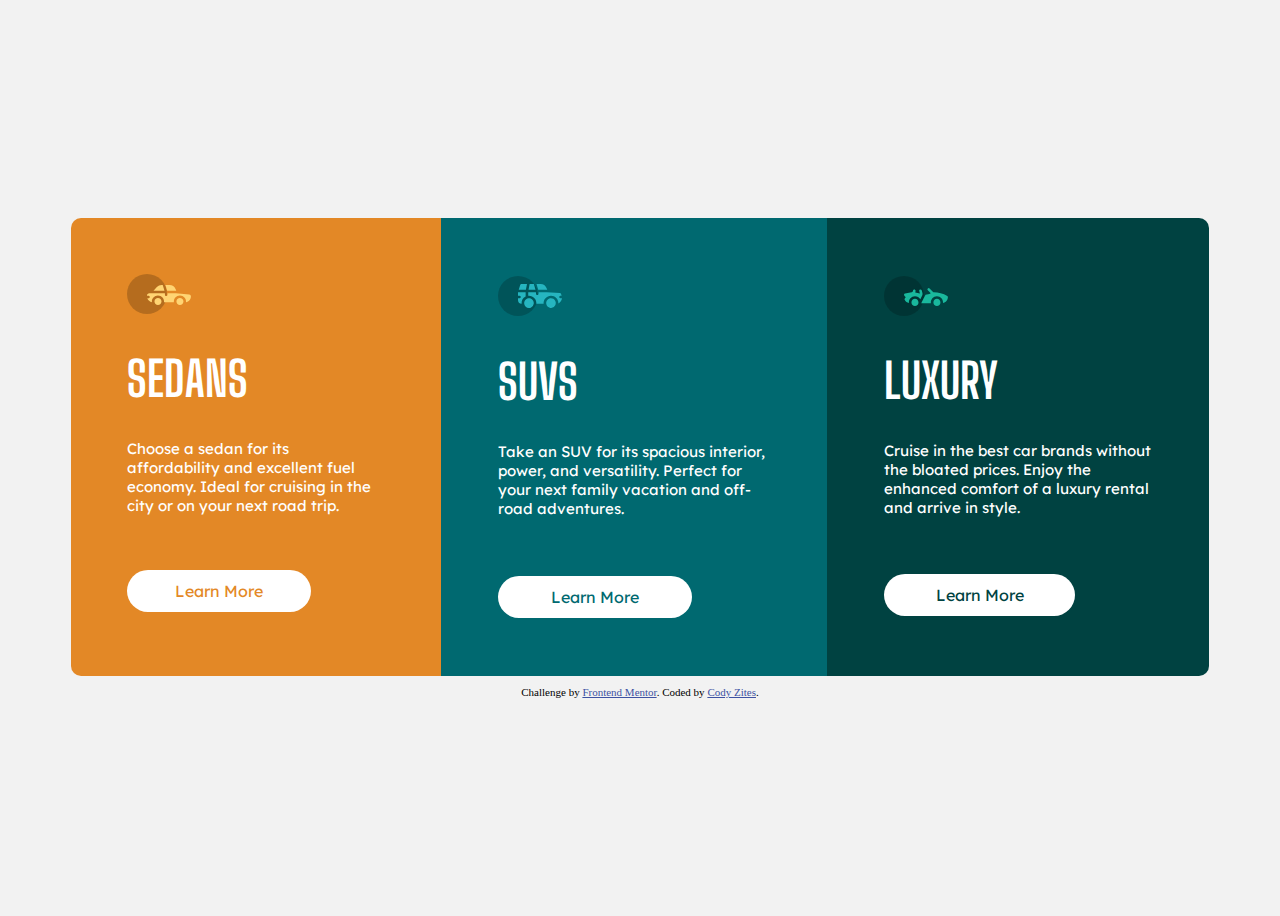
<file: index.html>
<!DOCTYPE html>
<html lang="en">
  
  <head>
    <meta charset="UTF-8">
    <meta name="viewport" content="width=device-width, initial-scale=1.0"/> <!-- displays site properly based on user's device -->
    <link rel="icon" type="image/png" sizes="32x32" href="./images/favicon-32x32.png"/>
    <title>Cody Zites | 3-column preview card component</title>
    <meta name="description" content="3-coulumn preview challenge from Frontend Mentor"/>
    <link rel="stylesheet" type="text/css" href="css/index.css"/>
  </head>
  
  <body>
    <main class="container">
      <div class="column one">
        <img class="image" src="images/icon-sedans.svg" alt="sedan icon" aria-hidden="true"/>
        <h1 class="column-title">Sedans</h1>
        <p class="column-content">
          Choose a sedan for its affordability and excellent fuel economy. Ideal for cruising in the city 
          or on your next road trip.
        </p>
        <button class="column-button btn1" aria-label="learn more button">Learn More</button>
      </div>
      <div class="column two">
        <img src="images/icon-suvs.svg" alt="sedan icon" aria-hidden="true"/>
        <h1 class="column-title">SUVs</h1>
        <p class="column-content">
          Take an SUV for its spacious interior, power, and versatility. Perfect for your next family vacation 
          and off-road adventures.
        </p>
        <button class="column-button btn2" aria-label="learn more button">Learn More</button>
      </div>
      <div class="column three">
        <img src="images/icon-luxury.svg" alt="sedan icon" aria-hidden="true"/>
        <h1 class="column-title">Luxury</h1>
        <p class="column-content">
          Cruise in the best car brands without the bloated prices. Enjoy the enhanced comfort of a luxury 
          rental and arrive in style.
        </p>
        <button class="column-button btn3" aria-label="learn more button">Learn More</button>
      </div>
    </main>
    
    <footer class="attribution">
      Challenge by <a href="https://www.frontendmentor.io?ref=challenge" target="_blank">Frontend Mentor</a>. 
      Coded by <a href="#">Cody Zites</a>.
    </footer>
  </body>
  
</html>
</file>
<file: css/index.css>
/* Universal Styles */
@import url('https://fonts.googleapis.com/css2?family=Lexend+Deca&display=swap');
@import url('https://fonts.googleapis.com/css2?family=Big+Shoulders+Display&display=swap');

:root {
    /* Primary Colors */
    --brightorange: hsl(31, 77%, 52%);
    --darkcyan: hsl(184, 100%, 22%);
    --verydarkcyan: hsl(179, 100%, 13%);

    /* Neutral Colors */
    --transparentwhite: hsl(0, 0%, 100%);
    --transparentwhiteempty: hsla(0, 0%, 100%, 0%);
    --verylightgray: hsl(0, 0%, 95%);
}

body {
    background-color: var(--verylightgray);
    font-size: 15px;
    min-height: 100vh;
    display: flex;
    align-items: center;
    justify-content: center;
    flex-direction: column;
}

h1 {
    font-family: 'Big Shoulders Display';
    font-weight: 700;
    font-size: 36pt;
    text-transform: uppercase;
    text-align: left;
    margin-left: 15%;
    margin-right: 15%;
}

p {
    font-family: 'Lexend Deca';
    font-family: 400;
    text-align: left;
    color: var(--transparentwhite);
    margin-left: 15%;
    margin-right: 15%;
    margin-bottom: 0%;
    padding-bottom: 15%;
}

img {
    align-items: left;
    margin-left: 15%;
    margin-top: 15%;
}

/* Content Styles */
main.container {
    margin: 0 auto;
    max-width: 375px;
    overflow: hidden;
    border-radius: 10px;
}

div.one {
    background-color: var(--brightorange);
    margin-bottom: 0;
}

div.two {
    background-color: var(--darkcyan);
}

div.three {
    background-color: var(--verydarkcyan);
}

h1.column-title {
    color: var(--transparentwhite);
    font-family: 'Big Shoulders Display';
}
p.column-content {
    color: var(--transparentwhite);
    font-family: 'Lexend Deca';
}

button.column-button {
    background-color: var(--transparentwhite);
    width: 50%;
    margin-left: 15%;
    margin-bottom: 15%;
    border-radius: 30px;
    border: 1px solid transparent;
    font-family: 'Lexend Deca';
    font-size: 16px;
    padding: 10px 10px;
}

button.column-button:hover {
    background-color: var(--transparentwhiteempty);
    color: var(--transparentwhite);
    border-style: solid;
    border-color: var(--transparentwhite);
    cursor: pointer;
}

.btn1 {
    color: var(--brightorange);
}

.btn2 {
    color: var(--darkcyan);
}

.btn3 {
    color: var(--verydarkcyan);
}

/* Desktop Variant */
@media (min-width: 700px) {
    main.container {
        margin: 0 auto;
        max-width: 90%;
        overflow: hidden;
        border-radius: 10px;
        
        /* Change to Row */
        display: flex;
        flex-direction: row;
    }
}
/* Attribution Styles */
.attribution { font-size: 11px; text-align: center; margin-top: 10px; }
.attribution a { color: hsl(228, 45%, 44%); }
</file>
